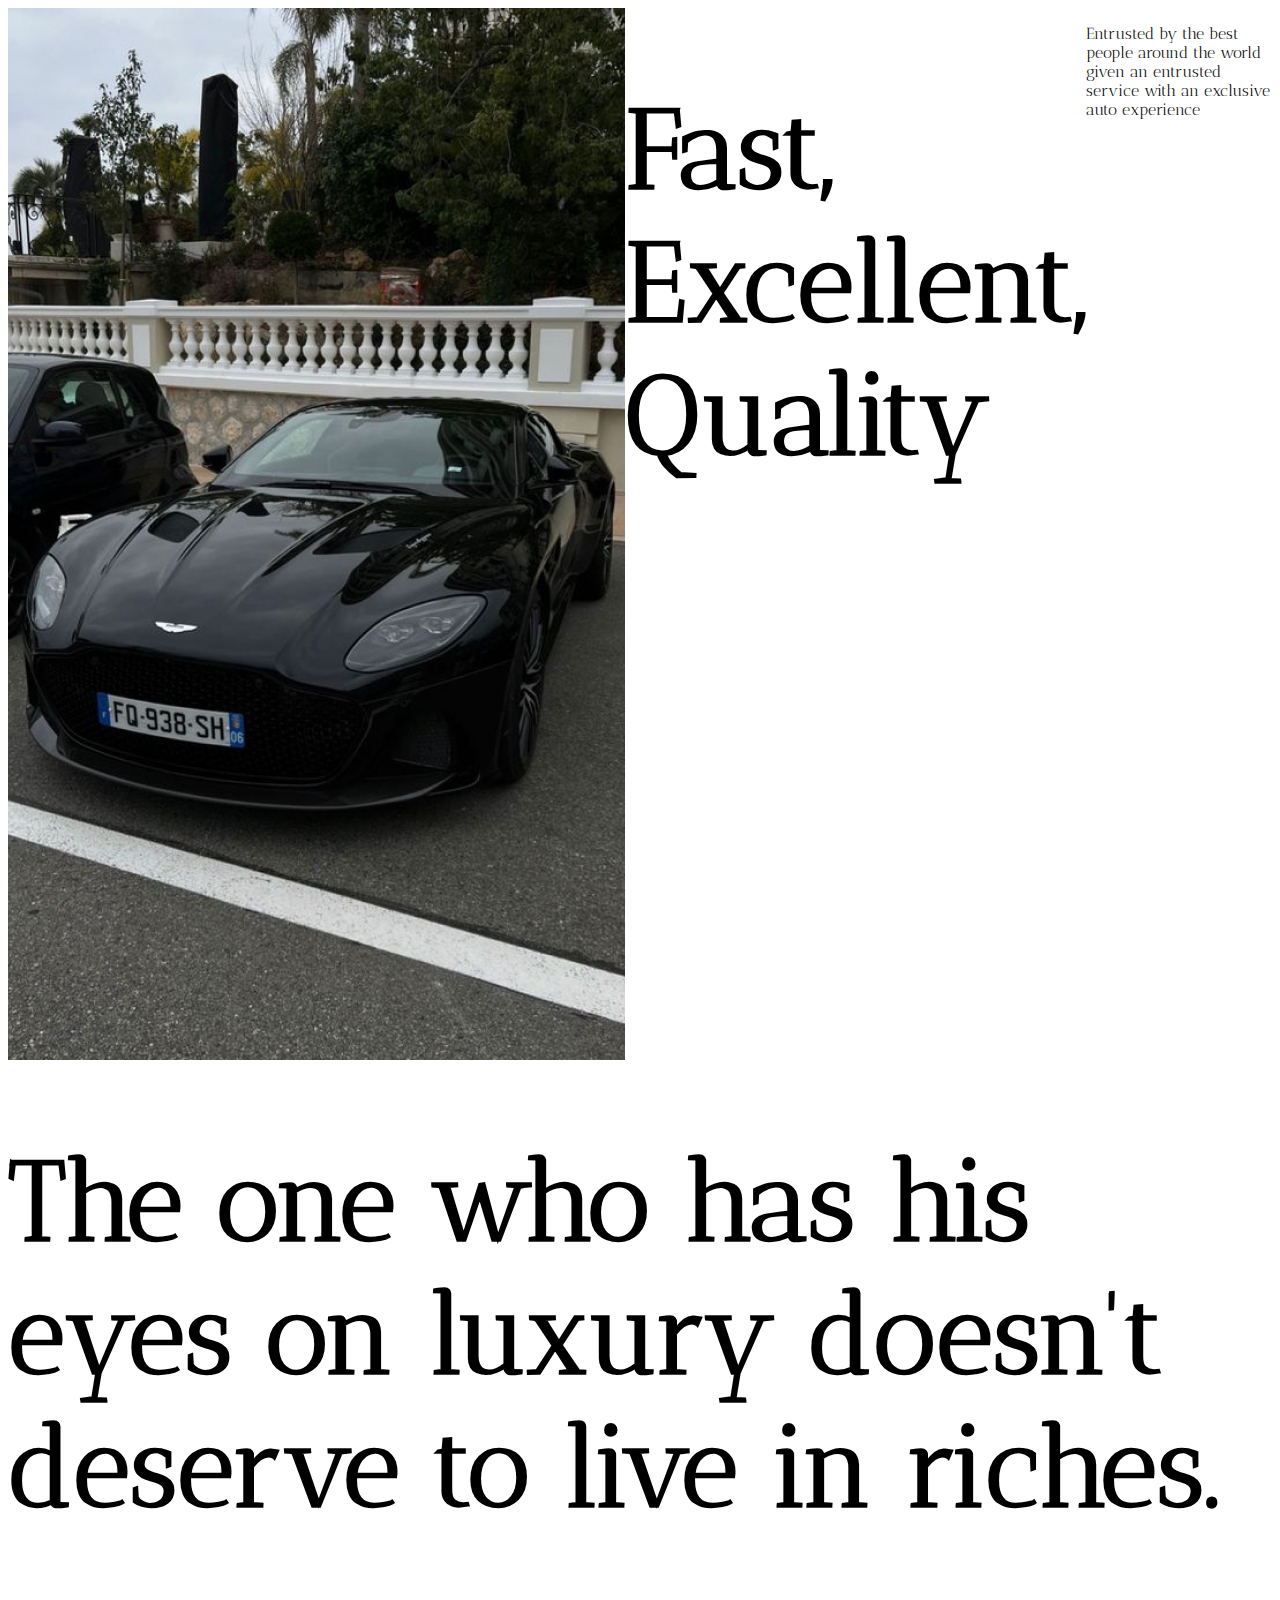
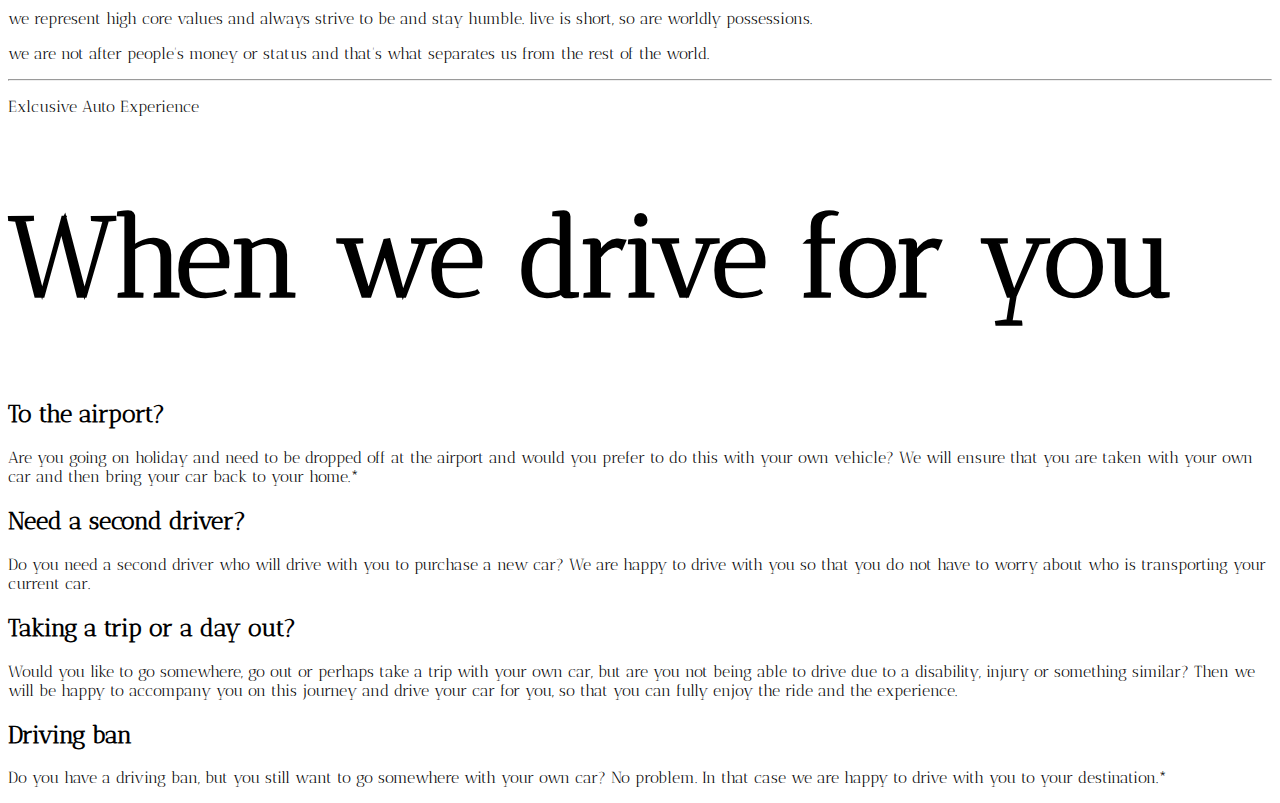
<file: index-en.html>
<!DOCTYPE html>
<html lang="en">
<head>
    <meta charset="UTF-8">
    <meta name="viewport" content="width=device-width, initial-scale=1.0">
    <title>Exclusive Auto Experience</title>

    <link rel="preconnect" href="https://fonts.googleapis.com">
    <link rel="preconnect" href="https://fonts.gstatic.com" crossorigin>
    <link href="https://fonts.googleapis.com/css2?family=Antic+Didone&display=swap" rel="stylesheet">

    <link rel="stylesheet" href="style.css">
</head>
<body>
    <div class="hero-section">
        <div class="hero-section__content">
            <img class="hero-section__image" src="img/Aston Martin.png" alt="">
            <h1 class="hero-section__heading">Fast, Excellent, Quality</h1>
            <p class="hero-section__paragraph">Entrusted by the best people around the world
                given an entrusted service with an exclusive auto experience</p>
        </div>
    </div>

    <div class="message-section__content">
        <h1 class="message-section__heading">The one who has his eyes on luxury doesn't deserve to live in riches.</h1>
        <p class="message-section__paragraph">we represent high core values and always strive to be and stay humble. live is short, so are worldly possessions.</p>
        <p class="message-section__paragraph">we are not after people's money or status and that's what separates us from the rest of the world.</p>
        <hr>
        <p class="message-section__brandname">Exlcusive Auto Experience</p>
    </div>

    <div class="driving-section__content">
        <h1>When we drive for you</h1>

        <div class="driving-section__service">
            <h2>To the airport?</h2>
            <p>Are you going on holiday and need to be dropped off at the airport and would you prefer to do this with your own vehicle? We will ensure that you are taken with your own car and then bring your car back to your home.*</p>
        </div>
        <div class="driving-section__service">
            <h2>Need a second driver?</h2>
            <p>Do you need a second driver who will drive with you to purchase a new car? We are happy to drive with you so that you do not have to worry about who is transporting your current car.</p>
        </div>
        <div class="driving-section__service">
            <h2>Taking a trip or a day out?</h2>
            <p>Would you like to go somewhere, go out or perhaps take a trip with your own car, but are you not being able to drive due to a disability, injury or something similar?
                Then we will be happy to accompany you on this journey and drive your car for you, so that you can fully enjoy the ride and the experience.</p>
        </div>
        <div class="driving-section__service">
            <h2>Driving ban</h2>
            <p>Do you have a driving ban, but you still want to go somewhere with your own car? No problem. In that case we are happy to drive with you to your destination.*</p>
        </div>
    </div>
</body>
</html>
</file>
<file: style.css>
body {
    font-family: "Antic Didone", serif;
}

h1 {
    font-size: 7rem;
}

.hero-section__content {
    display: flex;
}
</file>
